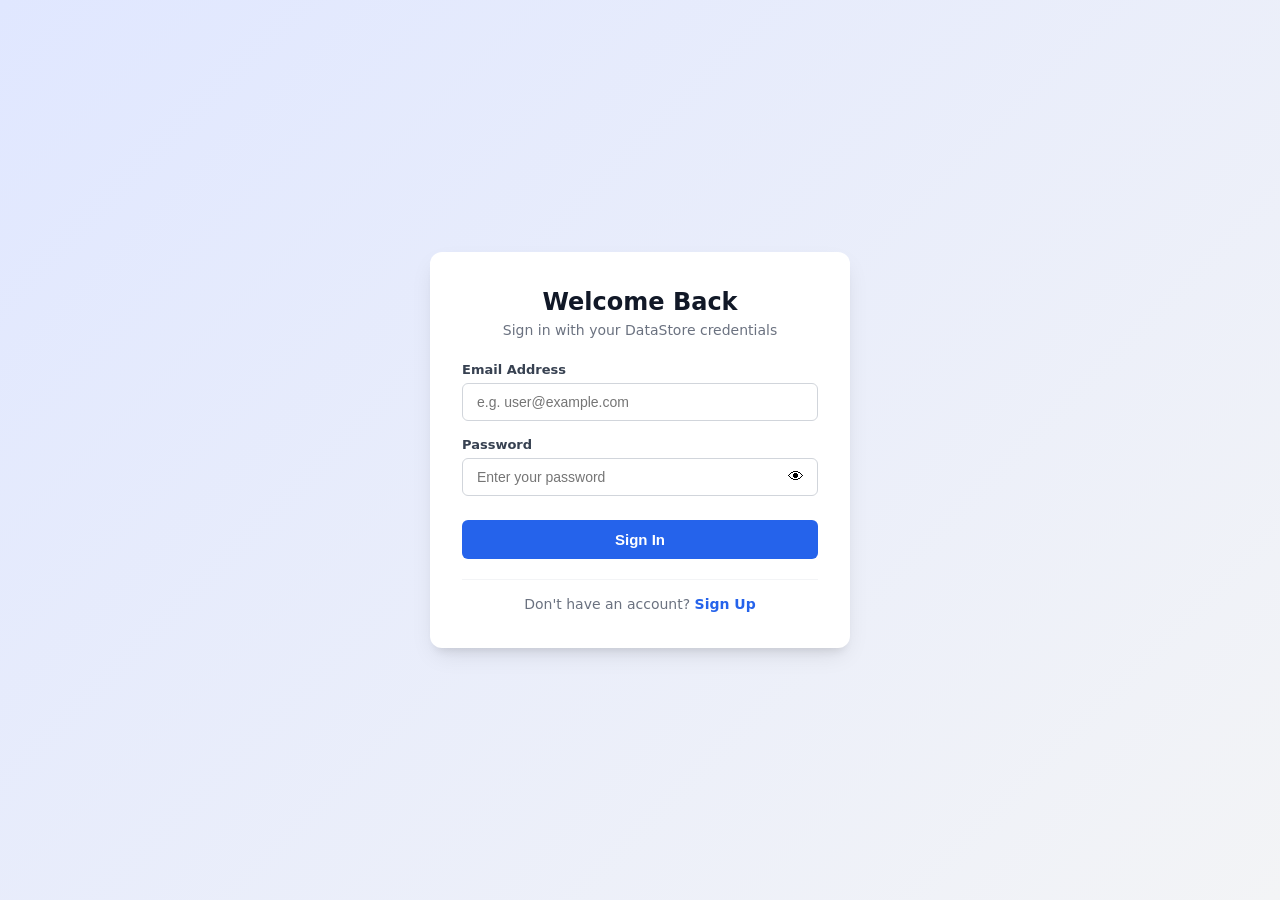
<file: index.html>
<!DOCTYPE html>
<html lang="en">

<head>
  <meta charset="utf-8" />
  <title>Test Project</title>
  <meta name="viewport" content="width=device-width, initial-scale=1">
  <link rel="stylesheet" type="text/css" media="screen" href="main.css" />
</head>

<body>
  <div id="app" style="display:none;">
    <header class="app-header">
      <span class="app-title">Test Project</span>
      <div class="user-info">
        <span id="welcomeMsg"></span>
        <button id="logoutBtn" type="button">Logout</button>
      </div>
    </header>

    <main class="app-main">
      <h1>Hello World</h1>
      <p>You are successfully logged in!</p>
    </main>
  </div>

  <script src="main.js"></script>
</body>

</html>
</file>
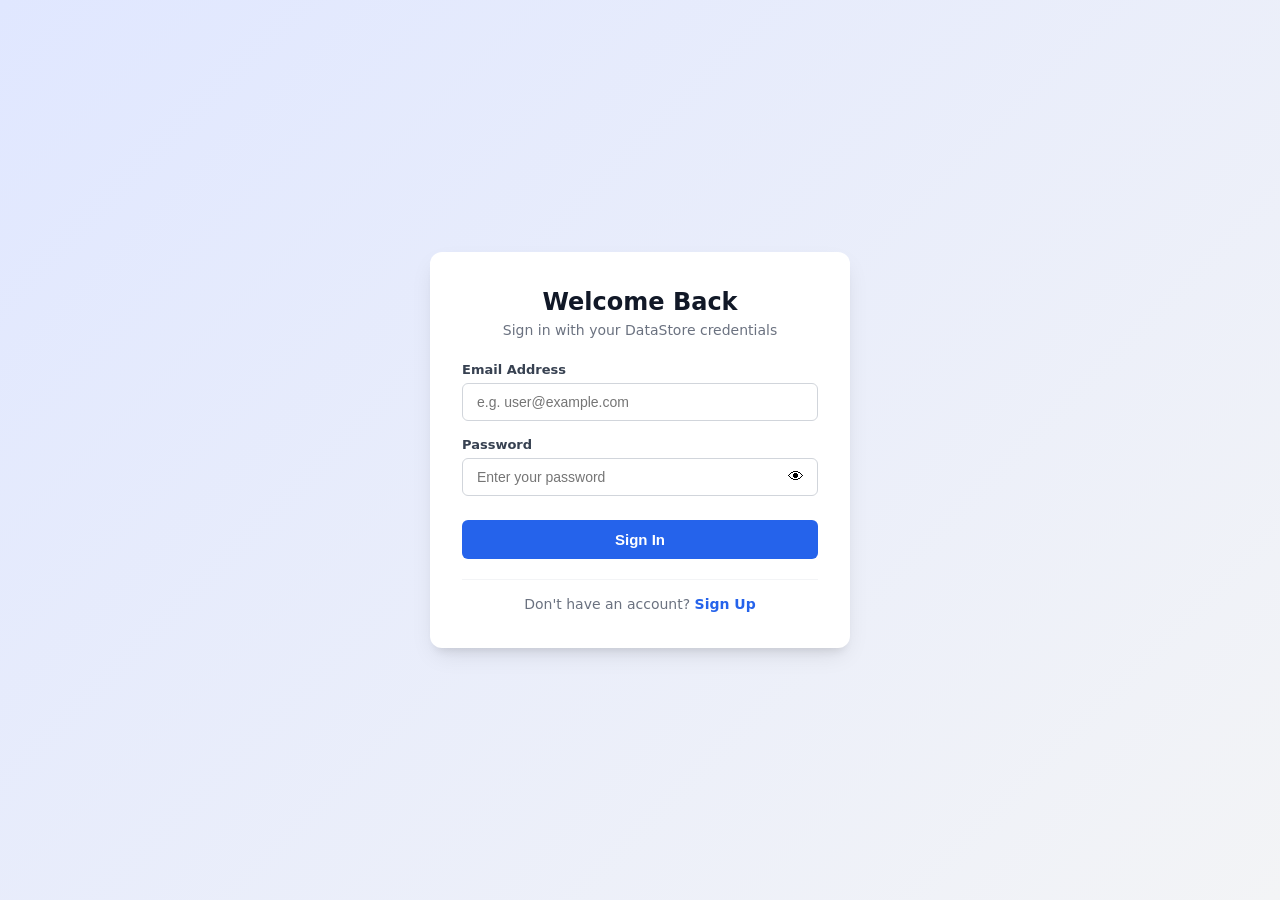
<file: login.html>
<!DOCTYPE html>
<html lang="en">

<head>
  <meta charset="utf-8" />
  <title>Login - Test Project</title>
  <meta name="viewport" content="width=device-width, initial-scale=1">
  <link rel="stylesheet" type="text/css" media="screen" href="main.css" />
</head>

<body class="auth-page">
  <div class="auth-card">
    <div class="auth-header">
      <h2>Welcome Back</h2>
      <p>Sign in with your DataStore credentials</p>
    </div>

    <form id="loginForm" novalidate>
      <div id="generalError" class="alert alert-error" style="display:none;"></div>
      <div id="generalSuccess" class="alert alert-success" style="display:none;"></div>

      <div class="form-group">
        <label for="email">Email Address</label>
        <input type="email" id="email" name="email" placeholder="e.g. user@example.com" autocomplete="email" required />
        <span class="field-error" id="emailError"></span>
      </div>

      <div class="form-group">
        <label for="password">Password</label>
        <div class="password-wrapper">
          <input type="password" id="password" name="password" placeholder="Enter your password" autocomplete="current-password" required />
          <button type="button" id="togglePassword" class="toggle-pwd" aria-label="Toggle password visibility">👁</button>
        </div>
        <span class="field-error" id="passwordError"></span>
      </div>

      <button type="submit" id="submitBtn" class="btn-primary">
        <span id="btnText">Sign In</span>
      </button>

      <div class="auth-footer">
        <p>Don't have an account? <a href="signup.html">Sign Up</a></p>
      </div>
    </form>
  </div>

  <script src="login.js"></script>
</body>

</html>
</file>
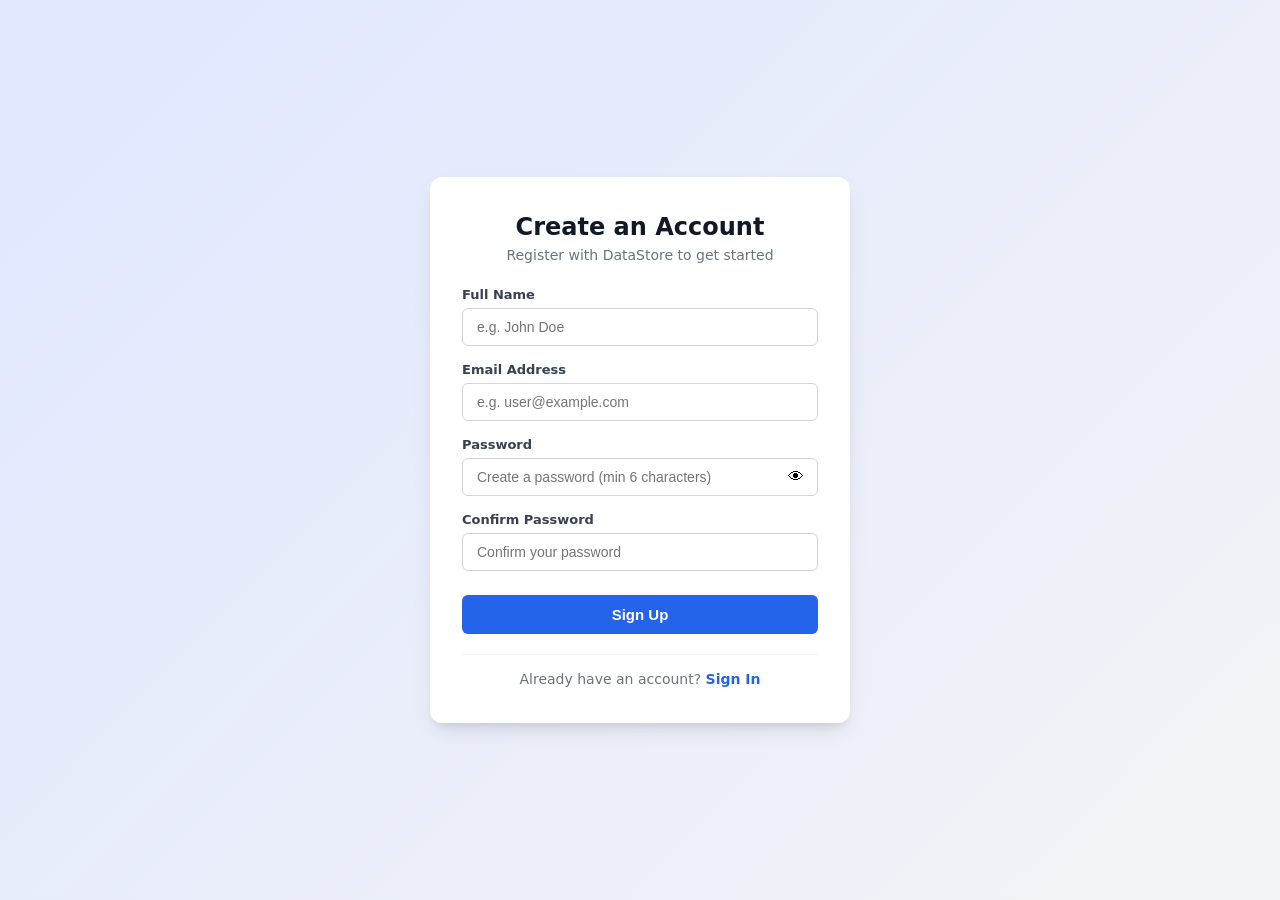
<file: signup.html>
<!DOCTYPE html>
<html lang="en">

<head>
  <meta charset="utf-8" />
  <title>Sign Up - Test Project</title>
  <meta name="viewport" content="width=device-width, initial-scale=1">
  <link rel="stylesheet" type="text/css" media="screen" href="main.css" />
</head>

<body class="auth-page">
  <div class="auth-card">
    <div class="auth-header">
      <h2>Create an Account</h2>
      <p>Register with DataStore to get started</p>
    </div>

    <form id="signupForm" novalidate>
      <div id="generalError" class="alert alert-error" style="display:none;"></div>
      <div id="generalSuccess" class="alert alert-success" style="display:none;"></div>

      <div class="form-group">
        <label for="name">Full Name</label>
        <input type="text" id="name" name="name" placeholder="e.g. John Doe" autocomplete="name" required />
        <span class="field-error" id="nameError"></span>
      </div>

      <div class="form-group">
        <label for="email">Email Address</label>
        <input type="email" id="email" name="email" placeholder="e.g. user@example.com" autocomplete="email" required />
        <span class="field-error" id="emailError"></span>
      </div>

      <div class="form-group">
        <label for="password">Password</label>
        <div class="password-wrapper">
          <input type="password" id="password" name="password" placeholder="Create a password (min 6 characters)" autocomplete="new-password" required />
          <button type="button" id="togglePassword" class="toggle-pwd" aria-label="Toggle password visibility">👁</button>
        </div>
        <span class="field-error" id="passwordError"></span>
      </div>

      <div class="form-group">
        <label for="confirmPassword">Confirm Password</label>
        <input type="password" id="confirmPassword" name="confirmPassword" placeholder="Confirm your password" autocomplete="new-password" required />
        <span class="field-error" id="confirmPasswordError"></span>
      </div>

      <button type="submit" id="submitBtn" class="btn-primary">
        <span id="btnText">Sign Up</span>
      </button>

      <div class="auth-footer">
        <p>Already have an account? <a href="login.html">Sign In</a></p>
      </div>
    </form>
  </div>

  <script src="signup.js"></script>
</body>

</html>
</file>
<file: main.css>
*, *::before, *::after { box-sizing: border-box; margin: 0; padding: 0; }

body {
  font-family: 'Segoe UI', system-ui, -apple-system, sans-serif;
  background: #f3f4f6;
  min-height: 100vh;
  color: #1f2937;
}

/* ════════════════════════════════════════
   AUTH / LOGIN & SIGNUP PAGES
════════════════════════════════════════ */
body.auth-page {
  display: flex;
  align-items: center;
  justify-content: center;
  background: linear-gradient(135deg, #e0e7ff 0%, #f3f4f6 100%);
  padding: 20px;
}

.auth-card {
  background: #ffffff;
  border-radius: 12px;
  box-shadow: 0 10px 25px -5px rgba(0, 0, 0, 0.1), 0 8px 10px -6px rgba(0, 0, 0, 0.1);
  padding: 36px 32px;
  width: 100%;
  max-width: 420px;
}

.auth-header {
  text-align: center;
  margin-bottom: 24px;
}

.auth-header h2 {
  font-size: 24px;
  font-weight: 700;
  color: #111827;
  margin-bottom: 6px;
}

.auth-header p {
  font-size: 14px;
  color: #6b7280;
}

/* Alert Banners */
.alert {
  padding: 10px 14px;
  border-radius: 6px;
  font-size: 13px;
  margin-bottom: 16px;
}

.alert-error {
  background: #fef2f2;
  border: 1px solid #fca5a5;
  color: #991b1b;
}

.alert-success {
  background: #ecfdf5;
  border: 1px solid #6ee7b7;
  color: #065f46;
}

/* Form Styles */
.form-group {
  margin-bottom: 16px;
}

.form-group label {
  display: block;
  font-size: 13px;
  font-weight: 600;
  color: #374151;
  margin-bottom: 6px;
}

.form-group input {
  width: 100%;
  padding: 10px 14px;
  border: 1px solid #d1d5db;
  border-radius: 6px;
  font-size: 14px;
  outline: none;
  transition: border-color 0.2s, box-shadow 0.2s;
}

.form-group input:focus {
  border-color: #2563eb;
  box-shadow: 0 0 0 3px rgba(37, 99, 235, 0.15);
}

.password-wrapper {
  position: relative;
}

.password-wrapper input {
  padding-right: 42px;
}

.toggle-pwd {
  position: absolute;
  right: 10px;
  top: 50%;
  transform: translateY(-50%);
  background: none;
  border: none;
  cursor: pointer;
  font-size: 16px;
  padding: 4px;
}

.field-error {
  display: none;
  color: #dc2626;
  font-size: 12px;
  margin-top: 5px;
}

.btn-primary {
  width: 100%;
  padding: 11px;
  background: #2563eb;
  color: #ffffff;
  border: none;
  border-radius: 6px;
  font-size: 15px;
  font-weight: 600;
  cursor: pointer;
  transition: background-color 0.2s;
  margin-top: 8px;
}

.btn-primary:hover:not(:disabled) {
  background: #1d4ed8;
}

.btn-primary:disabled {
  background: #93c5fd;
  cursor: not-allowed;
}

.auth-footer {
  text-align: center;
  margin-top: 20px;
  padding-top: 16px;
  border-top: 1px solid #f3f4f6;
  font-size: 14px;
  color: #6b7280;
}

.auth-footer a {
  color: #2563eb;
  text-decoration: none;
  font-weight: 600;
}

.auth-footer a:hover {
  text-decoration: underline;
}

/* ════════════════════════════════════════
   APP PAGE (index.html)
════════════════════════════════════════ */
.app-header {
  display: flex;
  align-items: center;
  justify-content: space-between;
  background: linear-gradient(135deg, #1e40af, #2563eb);
  color: #ffffff;
  padding: 0 24px;
  height: 60px;
  box-shadow: 0 2px 4px rgba(0, 0, 0, 0.1);
}

.app-title {
  font-size: 18px;
  font-weight: 700;
}

.user-info {
  display: flex;
  align-items: center;
  gap: 16px;
  font-size: 14px;
}

#logoutBtn {
  background: rgba(255, 255, 255, 0.2);
  border: 1px solid rgba(255, 255, 255, 0.4);
  color: #ffffff;
  padding: 6px 14px;
  border-radius: 6px;
  font-size: 13px;
  cursor: pointer;
  transition: background 0.2s;
}

#logoutBtn:hover {
  background: rgba(255, 255, 255, 0.35);
}

.app-main {
  max-width: 900px;
  margin: 40px auto;
  padding: 0 20px;
}

.app-main h1 {
  font-size: 26px;
  color: #111827;
  margin-bottom: 8px;
}

.app-main p {
  color: #4b5563;
  font-size: 15px;
}
</file>
